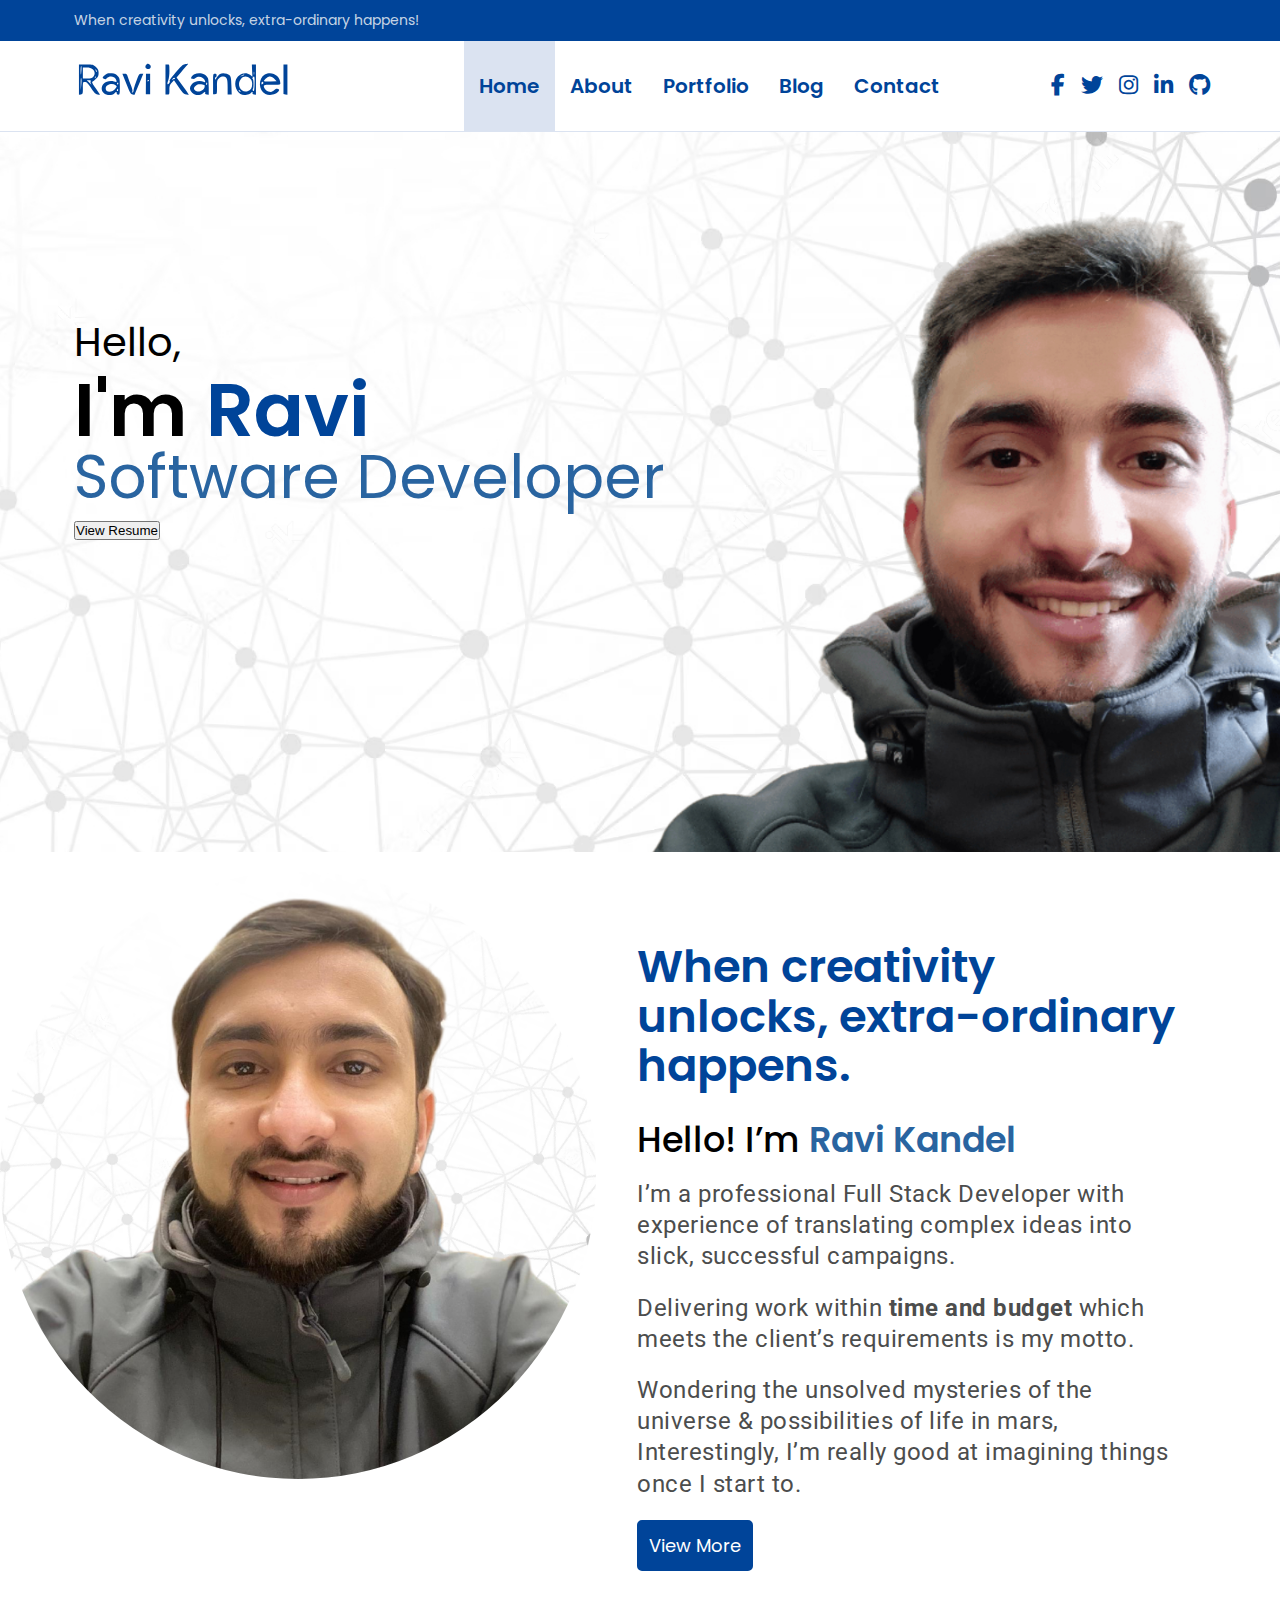
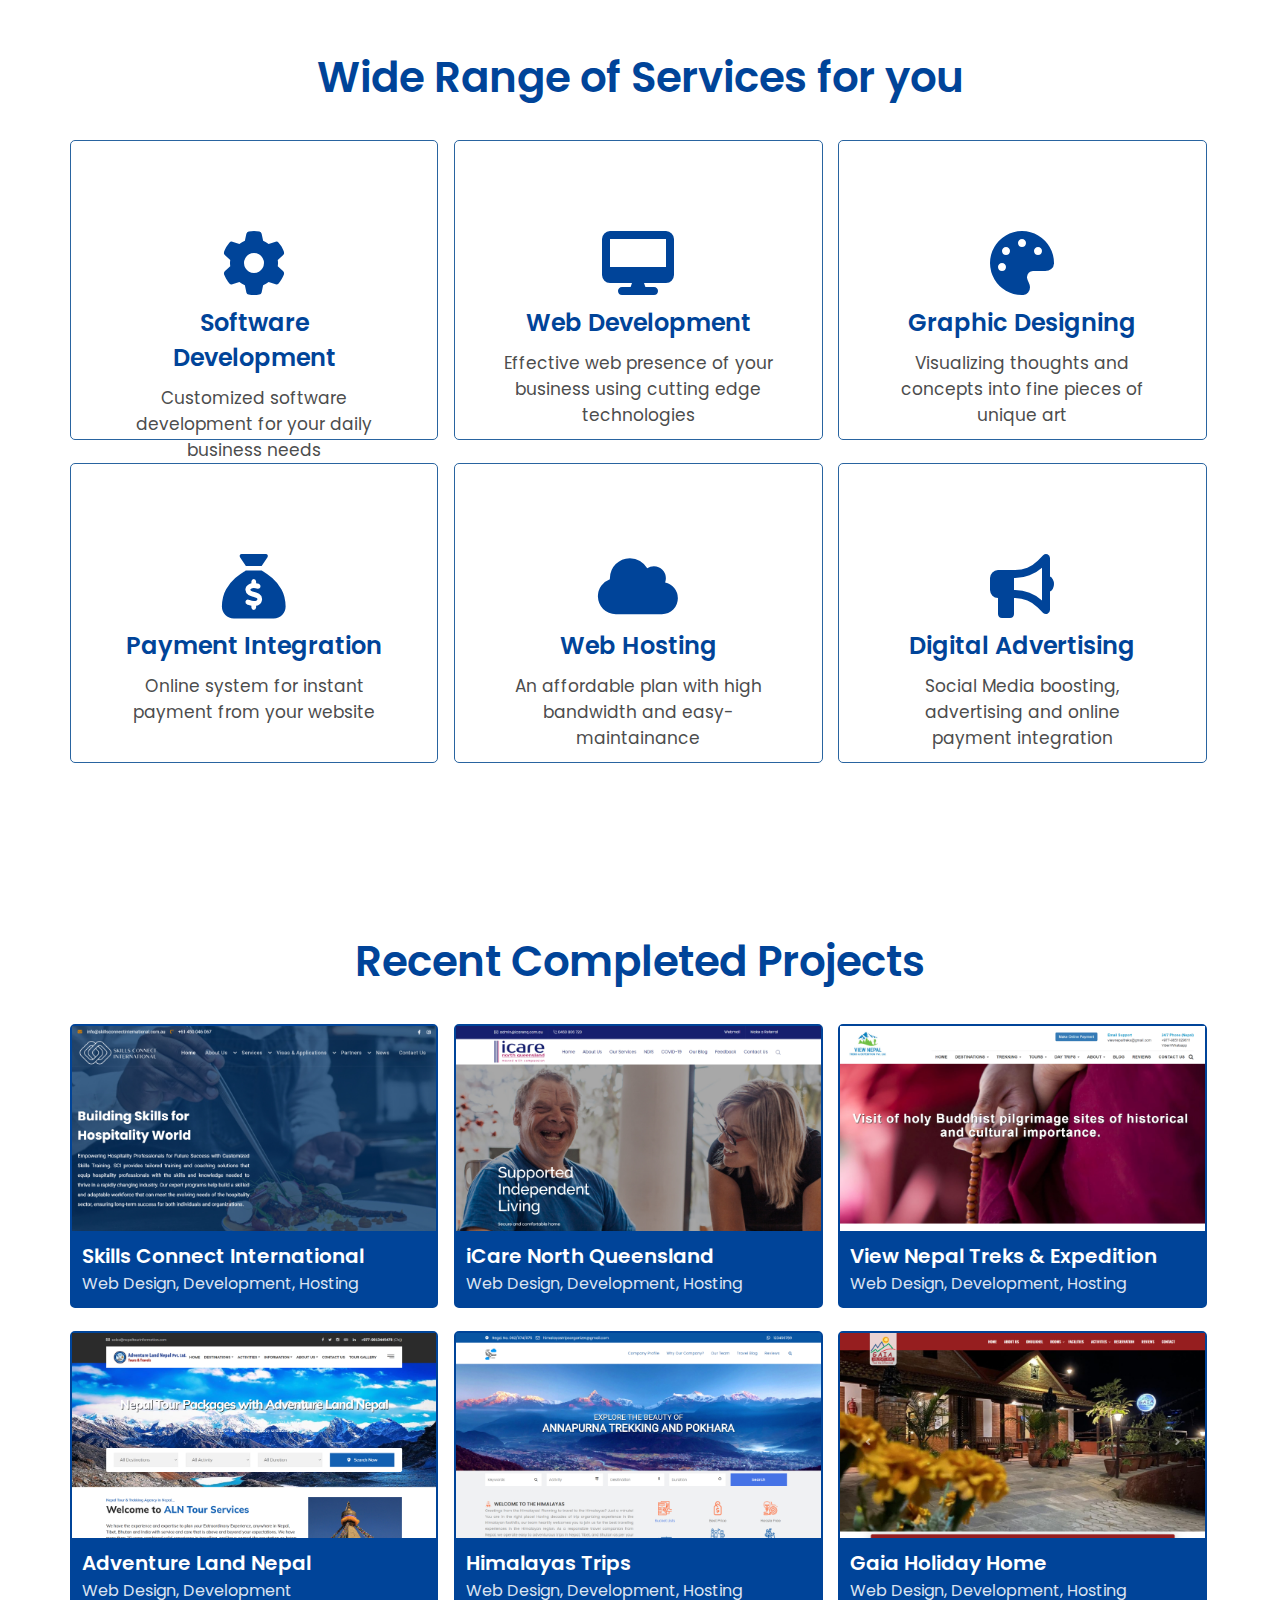
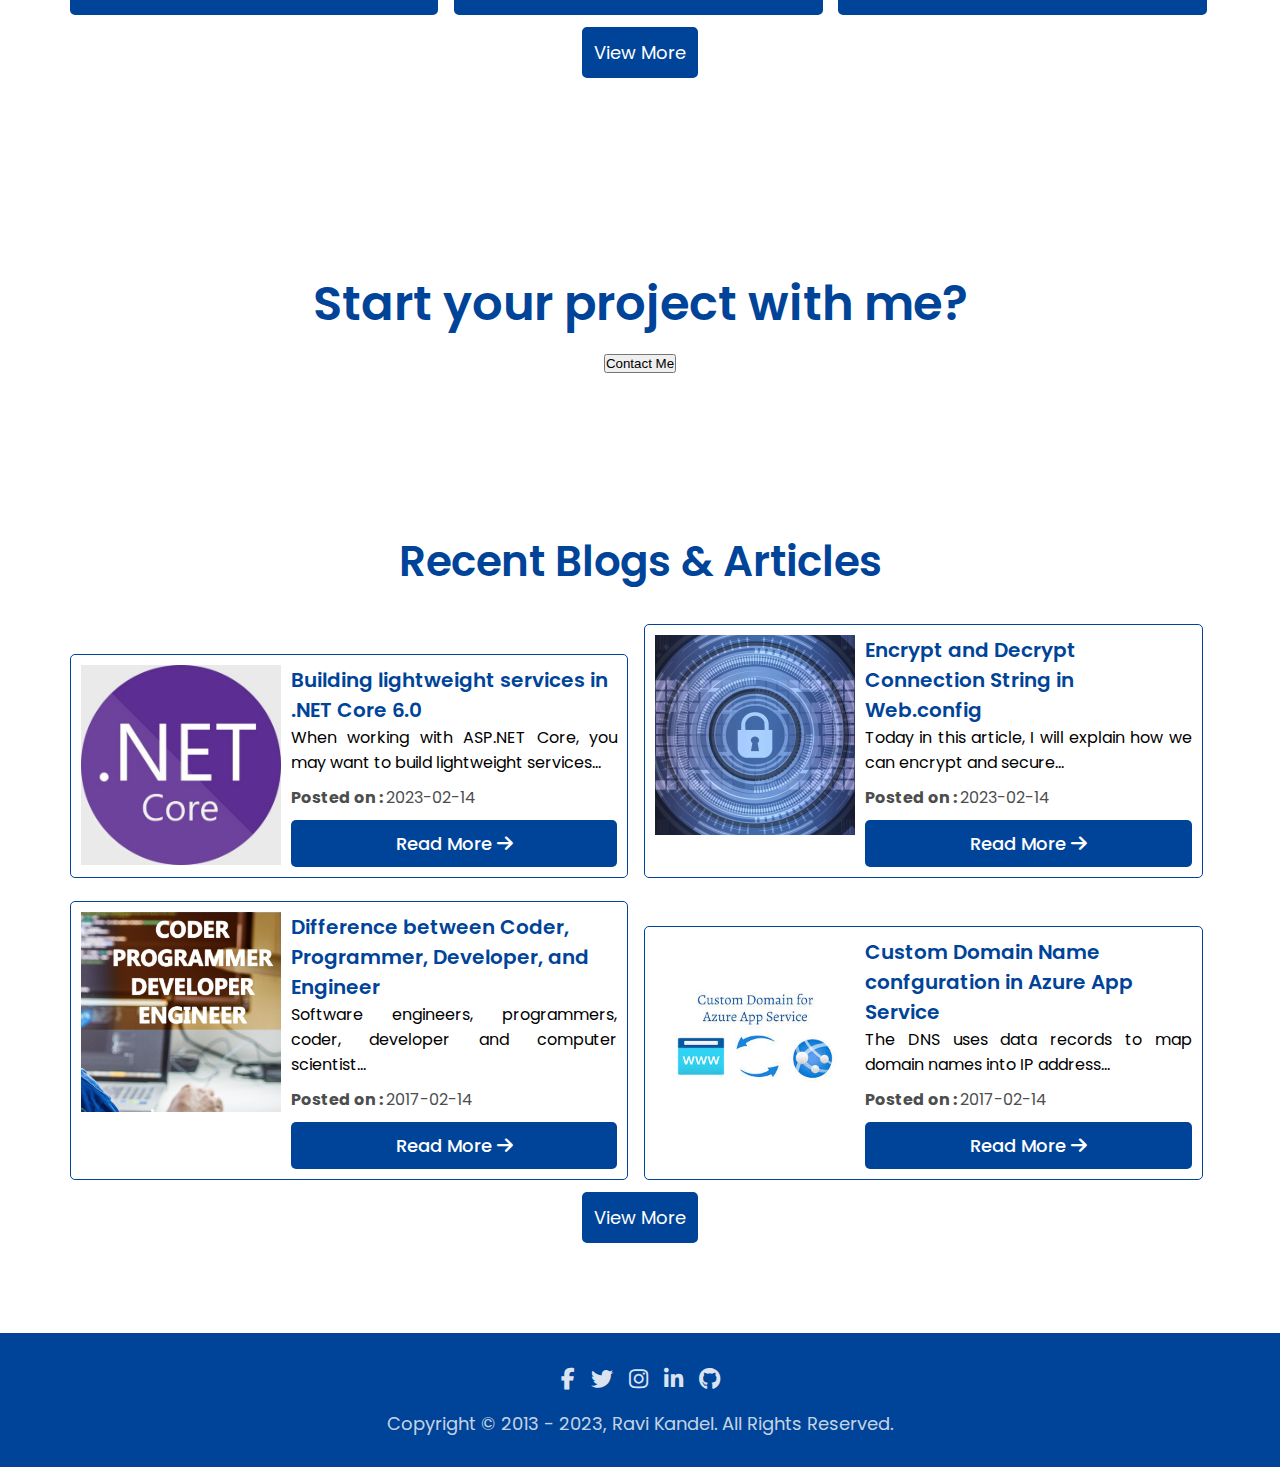
<file: index.html>
<!DOCTYPE html>
<html lang="en">

<head>
    <meta charset="UTF-8">
    <meta name="viewport" content="width=device-width, initial-scale=1.0">
    <title>Home | Ravi Kandel</title>
    <link rel="stylesheet" href="css/style.css" />
    <script type="text/javascript" src="js/app.js" defer></script>

</head>

<body>

    <!--Header Start-->
    <header>
        <div class="header-top">
            <div class="display-frame">
                <p>When creativity unlocks, extra-ordinary happens!</p>
            </div>
        </div>
        <div class="header-bottom">
            <div class="display-frame">
                <div class="logo"><a href="index.html"><img src="images/logo.svg" title="Ravi Kandel" alt="Logo"></a>
                </div>
                <nav>
                    <ul>
                        <li class="active"><a href="index.html">Home</a></li>
                        <li><a href="about.html">About</a></li>
                        <li><a href="portfolio.html">Portfolio</a></li>
                        <li><a href="blog.html">Blog</a></li>
                        <li><a href="contact.html">Contact</a></li>
                    </ul>
                </nav>
                <div class="media-icons">
                    <a title="Facebook" class="icon-facebook" href="https://www.facebook.com/ravi.kandel2"><i
                            class="fab fa-facebook-f"></i></a>
                    <a title="Twitter" class="icon-twitter" href="http://www.twitter.com/ravikandel1"><i
                            class="fab fa-twitter"></i></a>
                    <a title="Instagram" class="icon-instagram" href="https://www.instagram.com/ravi.kandel2"><i
                            class="fab fa-instagram"></i></a>
                    <a title="LinkedIn" class="icon-linkedin" href="https://www.instagram.com/ravi.kandel2"><i
                            class="fab fa-linkedin-in"></i></a>
                    <a title="Github" class="icon-github" href="https://github.com/ravikandel1"> <i
                            class="fab fa-github"></i></a>
                </div>
            </div>
        </div>
    </header>
    <!--Header End-->

    <!-- Main Banner Section Start -->
    <section class="main-banner">
        <div class="display-frame">
            <div class="welcome-text">
                <h3>Hello,</h3>
                <h1>I'm <span class="theme-color">Ravi</span></h1>
                <h2>Software Developer</h2>
                <button id="btnViewResume">View Resume</button>
            </div>
        </div>
    </section>
    <!-- Main Banner Section End -->

    <!-- About Section Start -->
    <section class="about-me">
        <div class="left-column">
            <img src="images/ravi.png">
        </div>
        <div class="right-column">
            <h1>When creativity unlocks, <span>extra-ordinary happens.</span></h1>
            <h2>Hello! I’m <span>Ravi Kandel</span></h2>
            <p>I’m a professional Full Stack Developer with experience of translating complex ideas into slick,
                successful campaigns.</p>
            <p>Delivering work within <strong>time and budget</strong> which meets the
                client’s requirements is my motto.</p>
            <p>Wondering the unsolved mysteries of the universe & possibilities of life in mars, Interestingly, I’m
                really good at imagining things once I start to.</p>
            <button id="btnAboutMore">View More</button>
        </div>
    </section>
    <!-- About Section End -->

    <!-- Services Section Start -->
    <section class="services">
        <div class="display-frame">
            <h1>Wide Range of Services for you</h1>
            <div class="column"><i class="fas fa-cog fa-4x"></i>
                <h2>Software Development</h2>
                <p>Customized software development for your daily business needs</p>
            </div>
            <div class="column"><i class="fas fa-desktop fa-4x"></i>
                <h2>Web Development</h2>
                <p>Effective web presence of your business using cutting edge technologies</p>
            </div>
            <div class="column"><i class="fas fa-palette fa-4x"></i>
                <h2>Graphic Designing</h2>
                <p>Visualizing thoughts and concepts into fine pieces of unique art</p>
            </div>
            <div class="column"><i class="fas fa-sack-dollar fa-4x"></i>
                <h2>Payment Integration</h2>
                <p>Online system for instant payment from your website</p>
            </div>
            <div class="column"><i class="fas fa-cloud fa-4x"></i>
                <h2>Web Hosting</h2>
                <p>An affordable plan with high bandwidth and easy-maintainance</p>
            </div>
            <div class="column"><i class="fas fa-bullhorn fa-4x"></i>
                <h2>Digital Advertising</h2>
                <p>Social Media boosting, advertising and online payment integration</p>
            </div>
        </div>
    </section>
    <!-- Services Section End -->

    <!-- Portfolio Section Start  -->
    <section class="portfolio">
        <div class="display-frame">
            <h1>Recent Completed Projects</h1>
            <figure>
                <a target="_blank" href="images/sci-full.jpg">
                    <img src="images/sci-small.jpg" alt="Skills Connect International"
                        title="Click to View Full Image" />
                </a>
                <figcaption>
                    <a target="_blank" href="https://skillsconnectinternational.com.au/">Skills Connect International
                    </a>
                    <p>Web Design, Development, Hosting</p>
                </figcaption>
            </figure>

            <figure>
                <a target="_blank" href="images/icare-full.jpg">
                    <img src="images/icare-small.jpg" alt="iCare North Queensland" title="Click to View Full Image" />
                </a>
                <figcaption>
                    <a target="_blank" href="https://icarenq.com.au/">iCare North Queensland</a>
                    <p>Web Design, Development, Hosting</p>
                </figcaption>
            </figure>

            <figure>
                <a target="_blank" href="images/viewnepal-full.jpg">
                    <img src="images/viewnepal-small.jpg" alt="View Nepal Treks & Expedition"
                        title="Click to View Full Image" />
                </a>
                <figcaption>
                    <a target="_blank" href="https://viewnepaltreks.com/">View Nepal Treks & Expedition</a>
                    <p>Web Design, Development, Hosting</p>
                </figcaption>
            </figure>

            <figure>
                <a target="_blank" href="images/adventurelandNepal-full.jpg">
                    <img src="images/adventurelandNepal-small.jpg" alt="Adventure Land Nepal"
                        title="Click to View Full Image" />
                </a>
                <figcaption>
                    <a target="_blank" href="https://www.nepaltourinformation.com/">Adventure Land Nepal</a>
                    <p>Web Design, Development</p>
                </figcaption>
            </figure>
            <figure>
                <a target="_blank" href="images/himalayastrips-full.jpg">
                    <img src="images/himalayastrips-small.jpg" alt="Himalayas Trips" title="Click to View Full Image" />
                </a>
                <figcaption>
                    <a target="_blank" href="https://www.himalayastrips.com/">Himalayas Trips</a>
                    <p>Web Design, Development, Hosting</p>
                </figcaption>
            </figure>
            <figure>
                <a target="_blank" href="images/gaia-full.jpg">
                    <img src="images/gaia-small.jpg" alt="Gaia Holiday Home" title="Click to View Full Image" />
                </a>
                <figcaption>
                    <a target="_blank" href="https://www.gaiaholidayhome.com/">Gaia Holiday Home</a>
                    <p>Web Design, Development, Hosting</p>
                </figcaption>
            </figure>
            <button id="btnViewMorePortfolio">View More</button>
        </div>
    </section>
    <!-- Portfolio Section End -->

    <!-- Project Inquiry Section Start -->
    <section class="inquiry">
        <div class="display-frame">
            <h1>Start your project with me?</h1>
            <button id="btnContactMe">Contact Me</button>
        </div>
    </section>
    <!-- Project Inquiry Section End -->

    <!-- Blog Section Start  -->
    <section class="blog">
        <div class="display-frame">
            <h1>Recent Blogs & Articles</h1>

            <figure>
                <a target="_blank"
                    href="https://www.ravikandel.com.np/building-lightweight-services-in-asp-net-core-6/">
                    <img src="images/blog1.jpg" alt="Building lightweight services
                    in .NET Core 6.0" title="Click to Read Full Blog" />
                </a>

                <figcaption>
                    <a target="_blank"
                        href="https://www.ravikandel.com.np/building-lightweight-services-in-asp-net-core-6/">Building
                        lightweight services
                        in .NET Core 6.0
                    </a>
                    <p>When working with ASP.NET Core, you may want to build lightweight services...
                    </p>
                    <span>
                        <strong>Posted on : </strong><time datetime="2023-02-14">2023-02-14</time>
                    </span>
                    <a class="readmore" target="_blank"
                        href="https://www.ravikandel.com.np/building-lightweight-services-in-asp-net-core-6/">Read
                        More <i class="fa fa-arrow-right"></i></a>
                </figcaption>
            </figure>

            <figure>
                <a target="_blank"
                    href="https://www.ravikandel.com.np/encrypt-and-decrypt-connection-string-in-web-config/">
                    <img src="images/blog2.jpg" alt="Encrypt and Decrypt Connection String in Web.config" />
                </a>

                <figcaption>
                    <a target="_blank"
                        href="https://www.ravikandel.com.np/encrypt-and-decrypt-connection-string-in-web-config/">Encrypt and Decrypt Connection String in Web.config
                    </a>
                    <p>Today in this article, I will explain how we can encrypt and secure...
                    </p>
                    <span>
                        <strong>Posted on : </strong><time datetime="2023-02-14">2023-02-14</time>
                    </span>
                    <a class="readmore" target="_blank"
                        href="https://www.ravikandel.com.np/encrypt-and-decrypt-connection-string-in-web-config/">Read
                        More <i class="fa fa-arrow-right"></i></a>
                </figcaption>
            </figure>
            <figure>
                <a target="_blank"
                    href="https://www.ravikandel.com.np/difference-between-a-coder-programmer-developer-and-engineer/">
                    <img src="images/blog3.jpg" alt="Difference Between a Coder, Programmer, Developer, and Engineer?" title="Click to Read Full Blog" />
                </a>

                <figcaption>
                    <a target="_blank"
                        href="https://www.ravikandel.com.np/difference-between-a-coder-programmer-developer-and-engineer/">Difference between Coder, Programmer, Developer, and Engineer
                    </a>
                    <p>Software engineers, programmers, coder, developer and computer scientist...
                    </p>
                    <span>
                        <strong>Posted on : </strong><time datetime="2017-02-14">2017-02-14</time>
                    </span>
                    <a class="readmore" target="_blank"
                        href="https://www.ravikandel.com.np/difference-between-a-coder-programmer-developer-and-engineer/">Read
                        More <i class="fa fa-arrow-right"></i></a>
                </figcaption>
            </figure>
            <figure>
                <a target="_blank"
                    href="https://www.ravikandel.com.np/configuring-a-custom-domain-name-in-azure-app-service/">
                    <img src="images/blog4.jpg" alt="custom domain name in Azure" title="Click to Read Full Blog" />
                </a>

                <figcaption>
                    <a target="_blank"
                        href="https://www.ravikandel.com.np/configuring-a-custom-domain-name-in-azure-app-service/">Custom Domain Name confguration in Azure App Service
                    </a>
                    <p>The DNS uses data records to map domain names into IP address...
                    </p>
                    <span>
                        <strong>Posted on : </strong><time datetime="2017-02-14">2017-02-14</time>
                    </span>
                    <a class="readmore" target="_blank"
                        href="https://www.ravikandel.com.np/configuring-a-custom-domain-name-in-azure-app-service/">Read
                        More <i class="fa fa-arrow-right"></i></a>
                </figcaption>
            </figure>

            <button id="btnViewMoreBlog">View More</button>
        </div>
    </section>
    <!-- Blog Section End -->

    <!-- Footer Section Start -->
    <footer>
        <div class="hero-text">
            <div class="media-icons">
                <a title="Facebook" class="icon-facebook" href="https://www.facebook.com/ravi.kandel2"><i
                        class="fab fa-facebook-f"></i></a>
                <a title="Twitter" class="icon-twitter" href="http://www.twitter.com/ravikandel1"><i
                        class="fab fa-twitter"></i></a>
                <a title="Instagram" class="icon-instagram" href="https://www.instagram.com/ravi.kandel2"><i
                        class="fab fa-instagram"></i></a>
                <a title="LinkedIn" class="icon-linkedin" href="https://www.instagram.com/ravi.kandel2"><i
                        class="fab fa-linkedin-in"></i></a>
                <a title="Github" class="icon-github" href="https://github.com/ravikandel1"> <i
                        class="fab fa-github"></i></a>
            </div>
            <p>Copyright © 2013 - 2023, Ravi Kandel. All Rights Reserved.</p>
        </div>
    </footer>

</body>

</html>
</file>
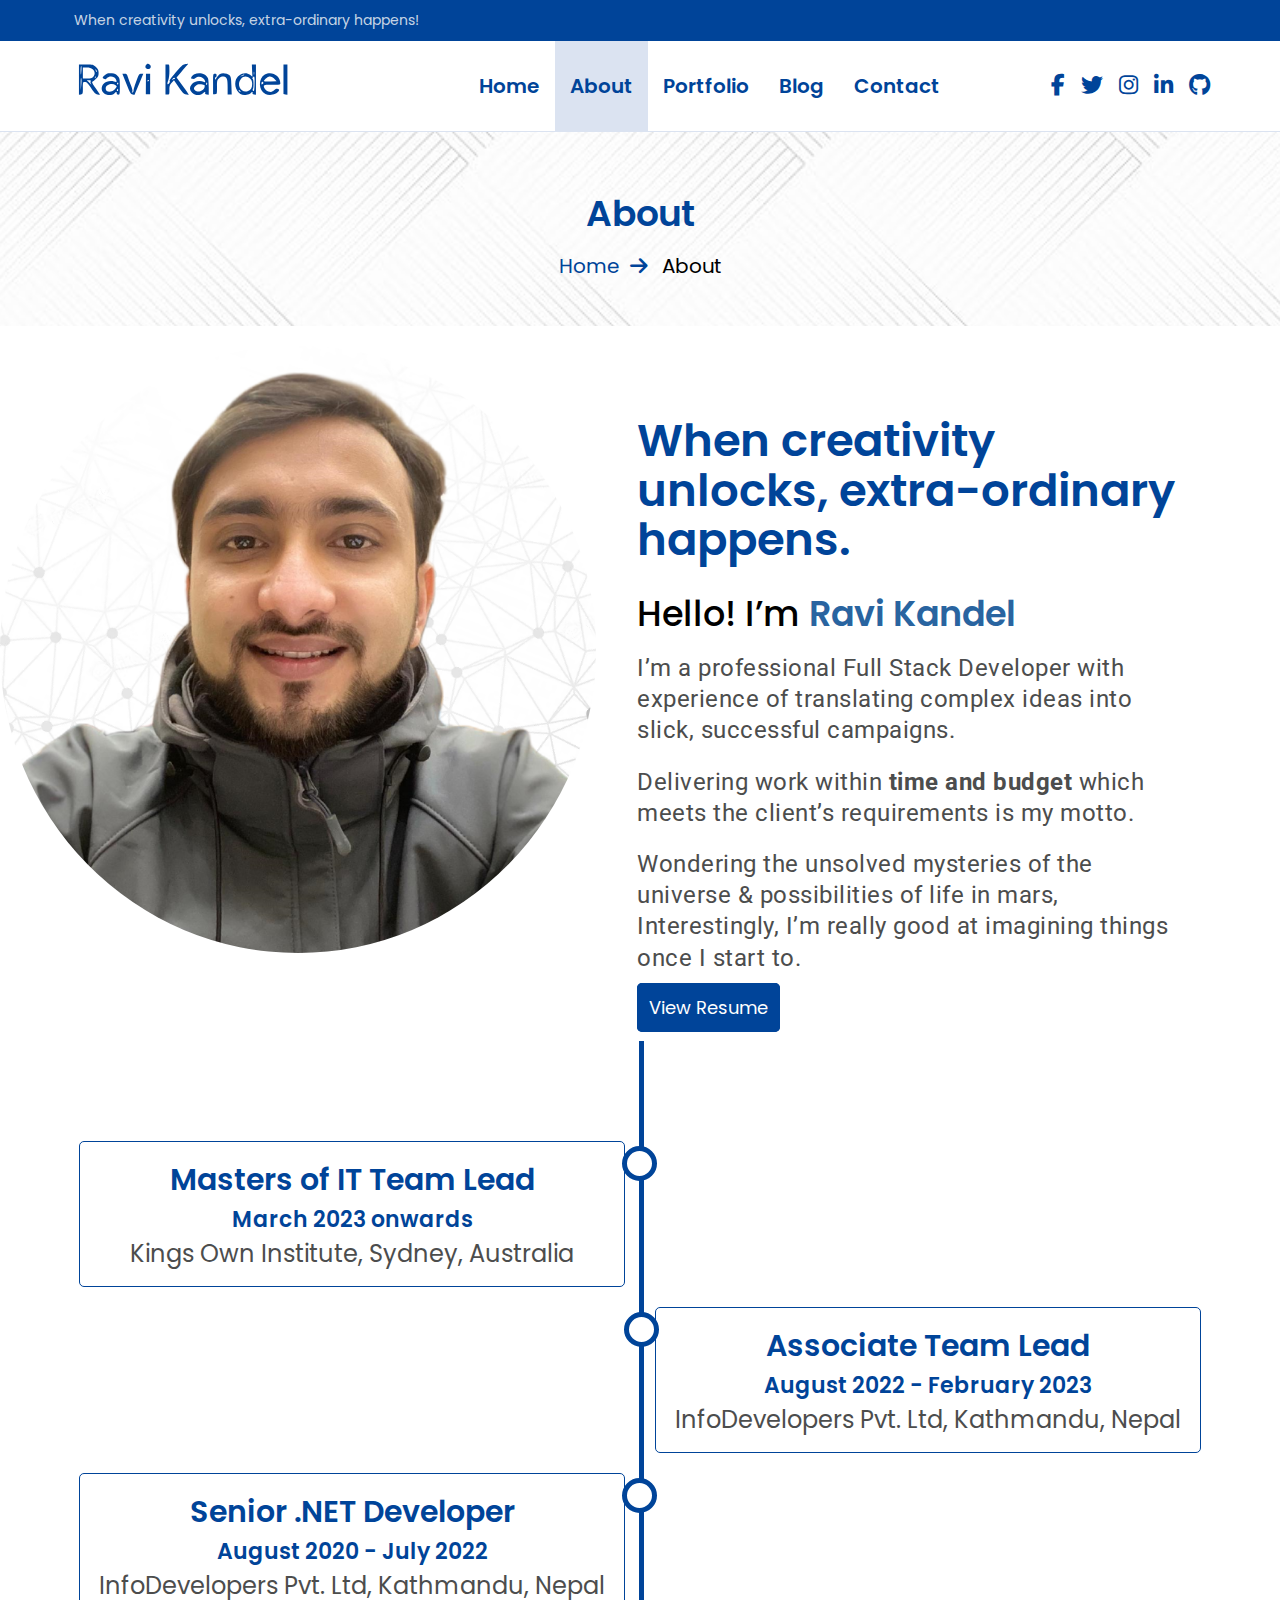
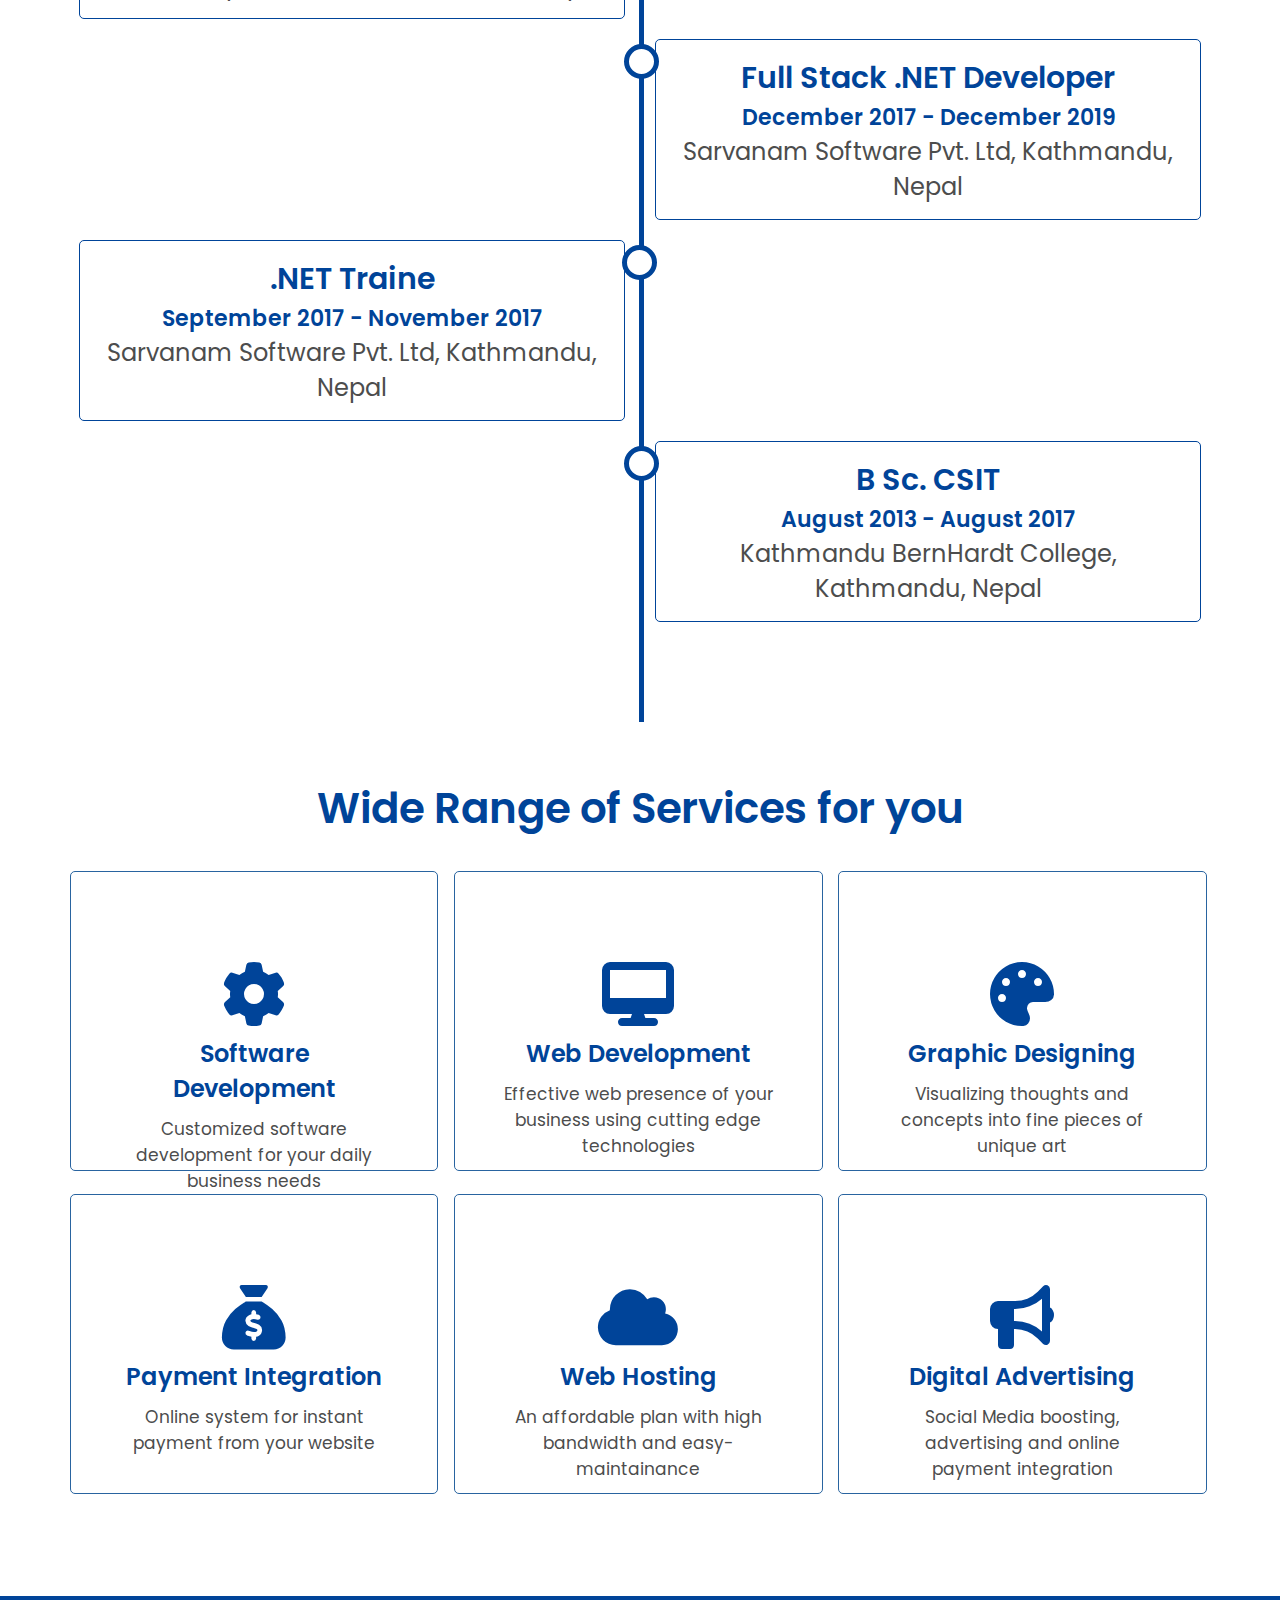
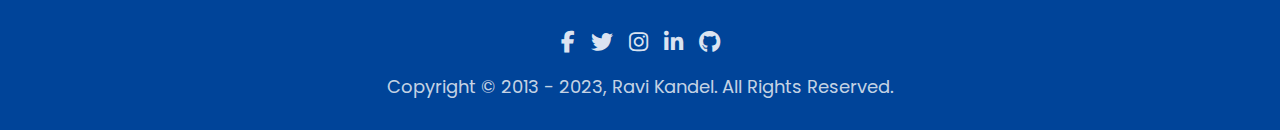
<file: about.html>
<!DOCTYPE html>
<html lang="en">

<head>
    <meta charset="UTF-8">
    <meta name="viewport" content="width=device-width, initial-scale=1.0">
    <title>About | Ravi Kandel</title>
    <link rel="stylesheet" href="css/style.css">
</head>

<body>

    <!--Header Start-->
    <header>
        <div class="header-top">
            <div class="display-frame">
                <p>When creativity unlocks, extra-ordinary happens!</p>
            </div>
        </div>
        <div class="header-bottom">
            <div class="display-frame">
                <div class="logo"><a href="index.html"><img src="images/logo.svg" title="Ravi Kandel" alt="Logo"></a>
                </div>
                <nav>
                    <ul>
                        <li><a href="index.html">Home</a></li>
                        <li class="active"><a href="about.html">About</a></li>
                        <li><a href="portfolio.html">Portfolio</a></li>
                        <li><a href="blog.html">Blog</a></li>
                        <li><a href="contact.html">Contact</a></li>
                    </ul>
                </nav>
                <div class="media-icons">
                    <a title="Facebook" class="icon-facebook" href="https://www.facebook.com/ravi.kandel2"><i
                            class="fab fa-facebook-f"></i></a>
                    <a title="Twitter" class="icon-twitter" href="http://www.twitter.com/ravikandel1"><i
                            class="fab fa-twitter"></i></a>
                    <a title="Instagram" class="icon-instagram" href="https://www.instagram.com/ravi.kandel2"><i
                            class="fab fa-instagram"></i></a>
                    <a title="LinkedIn" class="icon-linkedin" href="https://www.instagram.com/ravi.kandel2"><i
                            class="fab fa-linkedin-in"></i></a>
                    <a title="Github" class="icon-github" href="https://github.com/ravikandel"> <i
                            class="fab fa-github"></i></a>
                </div>
            </div>
        </div>
    </header>
    <!--Header End-->

    <!-- Breadcrum Section Start -->
    <section class="breadcrum">
        <div class="display-frame">
            <h1>About</h1>
            <ul>
                <li><a href="index.html">Home</a><i class="fa fa-arrow-right"></i></li>
                <li>About</li>
            </ul>
        </div>
    </section>
    <!--Breadcrum Section End -->

    <!-- About Section Start -->
    <section class="about-me">
        <div class="left-column">
            <img src="images/ravi.png" alt="Ravi Kandel">
        </div>
        <div class="right-column">
            <h1>When creativity unlocks, <span>extra-ordinary happens.</span></h1>
            <h2>Hello! I’m <span>Ravi Kandel</span></h2>
            <p>I’m a professional Full Stack Developer with experience of translating complex ideas into slick,
                successful campaigns.</p>
            <p>Delivering work within <strong>time and budget</strong> which meets the
                client’s requirements is my motto.</p>
            <p>Wondering the unsolved mysteries of the universe & possibilities of life in mars, Interestingly, I’m
                really good at imagining things once I start to.</p>
              <a href="files/Resume.pdf" target="_blank">View Resume</a>
        </div>
    </section>
    <!-- About Section End -->

<!--Professional Summary Section Start-->
<section class="professional-summary">
  <div class="display-frame">
      <div class="wrapper left">
        <div class="content">
          <h1>Masters of IT Team Lead</h1>
          <h2>March 2023 onwards</h2>
          <p>Kings Own Institute, Sydney, Australia</p>
        </div>
      </div>
      <div class="wrapper right">
        <div class="content">
           <h1>Associate Team Lead</h1>
          <h2>August 2022 - February 2023</h2>
          <p>InfoDevelopers Pvt. Ltd, Kathmandu, Nepal</p>
        </div>
      </div>
      <div class="wrapper left">
        <div class="content">
           <h1>Senior .NET Developer</h1>
          <h2>August 2020 - July 2022</h2>
          <p>InfoDevelopers Pvt. Ltd, Kathmandu, Nepal</p>
        </div>
      </div>
      <div class="wrapper right">
        <div class="content">
          <h1>Full Stack .NET Developer</h1>
          <h2>December 2017 - December 2019</h2>
          <p>Sarvanam Software Pvt. Ltd, Kathmandu, Nepal</p>
        </div>
      </div>
      <div class="wrapper left">
        <div class="content">
          <h1>.NET Traine</h1>
          <h2>September 2017 - November 2017</h2>
          <p>Sarvanam Software Pvt. Ltd, Kathmandu, Nepal</p>
        </div>
      </div>
      <div class="wrapper right">
        <div class="content">
           <h1>B Sc. CSIT</h1>
          <h2>August 2013 - August 2017</h2>
          <p>Kathmandu BernHardt College, Kathmandu, Nepal</p>
        </div>
      </div>
  </div>
</section>
<!-- Professional Summary Section End -->

    <!-- Skills Section Start -->
    <!-- Skills Section End -->

    <!-- Services Section Start -->
    <section class="services">
        <div class="display-frame">
            <h1>Wide Range of Services for you</h1>
            <div class="column"><i class="fas fa-cog fa-4x"></i>
                <h2>Software Development</h2>
                <p>Customized software development for your daily business needs</p>
            </div>
            <div class="column"><i class="fas fa-desktop fa-4x"></i>
                <h2>Web Development</h2>
                <p>Effective web presence of your business using cutting edge technologies</p>
            </div>
            <div class="column"><i class="fas fa-palette fa-4x"></i>
                <h2>Graphic Designing</h2>
                <p>Visualizing thoughts and concepts into fine pieces of unique art</p>
            </div>
            <div class="column"><i class="fas fa-sack-dollar fa-4x"></i>
                <h2>Payment Integration</h2>
                <p>Online system for instant payment from your website</p>
            </div>
            <div class="column"><i class="fas fa-cloud fa-4x"></i>
                <h2>Web Hosting</h2>
                <p>An affordable plan with high bandwidth and easy-maintainance</p>
            </div>
            <div class="column"><i class="fas fa-bullhorn fa-4x"></i>
                <h2>Digital Advertising</h2>
                <p>Social Media boosting, advertising and online payment integration</p>
            </div>
        </div>
    </section>
    <!-- Services Section End -->

    <!-- Footer Section Start -->
    <footer>
        <div class="hero-text">
            <div class="media-icons">
                <a title="Facebook" class="icon-facebook" href="https://www.facebook.com/ravi.kandel2"><i
                        class="fab fa-facebook-f"></i></a>
                <a title="Twitter" class="icon-twitter" href="http://www.twitter.com/ravikandel1"><i
                        class="fab fa-twitter"></i></a>
                <a title="Instagram" class="icon-instagram" href="https://www.instagram.com/ravi.kandel2"><i
                        class="fab fa-instagram"></i></a>
                <a title="LinkedIn" class="icon-linkedin" href="https://www.instagram.com/ravi.kandel2"><i
                        class="fab fa-linkedin-in"></i></a>
                <a title="Github" class="icon-github" href="https://github.com/ravikandel"> <i
                        class="fab fa-github"></i></a>
            </div>
            <p>Copyright © 2013 - 2023, Ravi Kandel. All Rights Reserved.</p>
        </div>
    </footer>

</body>

</html>
</file>
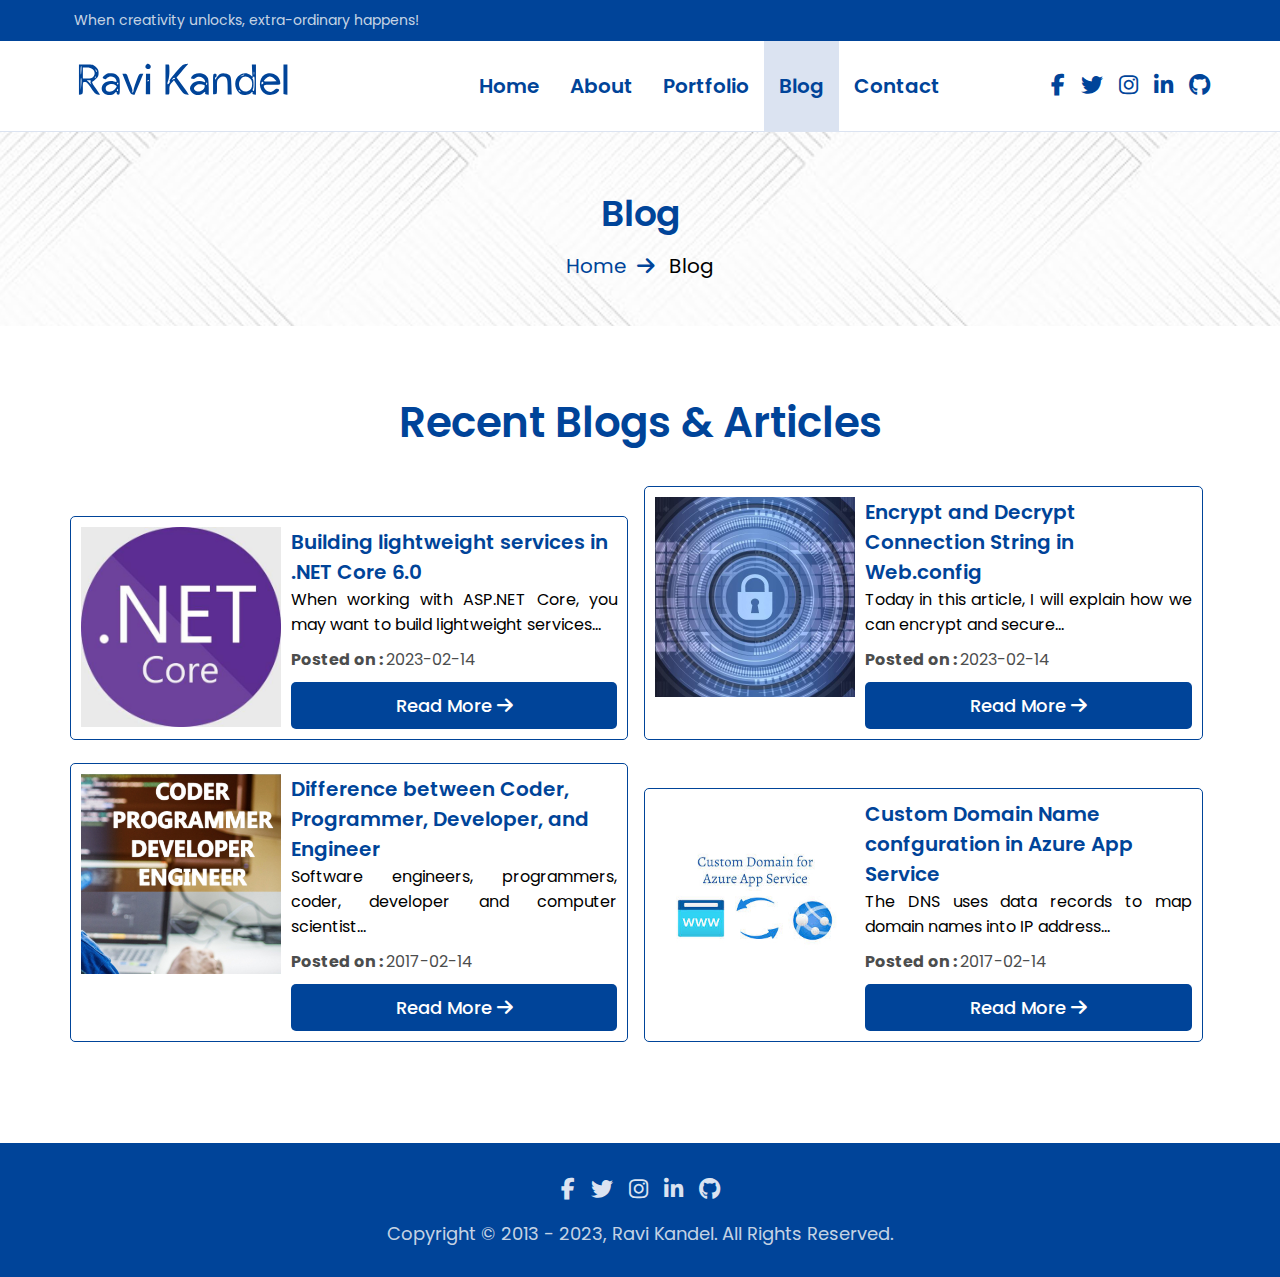
<file: blog.html>
<!DOCTYPE html>
<html lang="en">

<head>
    <meta charset="UTF-8">
    <meta name="viewport" content="width=device-width, initial-scale=1.0">
    <title>Blog | Ravi Kandel</title>
    <link rel="stylesheet" href="css/style.css">
    <script src="js/contact.js" defer></script>
</head>

<body>

    <!--Header Start-->
    <header>
        <div class="header-top">
            <div class="display-frame">
                <p>When creativity unlocks, extra-ordinary happens!</p>
            </div>
        </div>
        <div class="header-bottom">
            <div class="display-frame">
                <div class="logo"><a href="index.html"><img src="images/logo.svg" title="Ravi Kandel" alt="Logo"></a>
                </div>
                <nav>
                    <ul>
                        <li><a href="index.html">Home</a></li>
                        <li><a href="about.html">About</a></li>
                        <li><a href="portfolio.html">Portfolio</a></li>
                        <li class="active"><a href="blog.html">Blog</a></li>
                        <li><a href="contact.html">Contact</a></li>
                    </ul>
                </nav>
                <div class="media-icons">
                    <a title="Facebook" class="icon-facebook" href="https://www.facebook.com/ravi.kandel2"><i
                            class="fab fa-facebook-f"></i></a>
                    <a title="Twitter" class="icon-twitter" href="http://www.twitter.com/ravikandel1"><i
                            class="fab fa-twitter"></i></a>
                    <a title="Instagram" class="icon-instagram" href="https://www.instagram.com/ravi.kandel2"><i
                            class="fab fa-instagram"></i></a>
                    <a title="LinkedIn" class="icon-linkedin" href="https://www.instagram.com/ravi.kandel2"><i
                            class="fab fa-linkedin-in"></i></a>
                    <a title="Github" class="icon-github" href="https://github.com/ravikandel1"> <i
                            class="fab fa-github"></i></a>
                </div>
            </div>
        </div>
    </header>
    <!--Header End-->

    <!-- Breadcrum Section Start -->
    <section class="breadcrum">
        <div class="display-frame">
            <h1>Blog</h1>
            <ul>
                <li><a href="index.html">Home</a><i class="fa fa-arrow-right"></i></li>
                <li>Blog</li>
            </ul>
        </div>
    </section>
    <!--Breadcrum Section End -->

   <!-- Blog Section Start  -->
    <section class="blog">
        <div class="display-frame">
            <h1>Recent Blogs & Articles</h1>

            <figure>
                <a target="_blank"
                    href="https://www.ravikandel.com.np/building-lightweight-services-in-asp-net-core-6/">
                    <img src="images/blog1.jpg" alt="Building lightweight services
                    in .NET Core 6.0" title="Click to Read Full Blog">
                </a>

                <figcaption>
                    <a target="_blank"
                        href="https://www.ravikandel.com.np/building-lightweight-services-in-asp-net-core-6/">Building
                        lightweight services
                        in .NET Core 6.0
                    </a>
                    <p>When working with ASP.NET Core, you may want to build lightweight services...
                    </p>
                    <span>
                        <strong>Posted on : </strong><time datetime="2023-02-14">2023-02-14</time>
                    </span>
                    <a class="readmore" target="_blank"
                        href="https://www.ravikandel.com.np/building-lightweight-services-in-asp-net-core-6/">Read
                        More <i class="fa fa-arrow-right"></i></a>
                </figcaption>
            </figure>

            <figure>
                <a target="_blank"
                    href="https://www.ravikandel.com.np/encrypt-and-decrypt-connection-string-in-web-config/">
                    <img src="images/blog2.jpg" alt="Encrypt and Decrypt Connection String in Web.config">
                </a>

                <figcaption>
                    <a target="_blank"
                        href="https://www.ravikandel.com.np/encrypt-and-decrypt-connection-string-in-web-config/">Encrypt and Decrypt Connection String in Web.config
                    </a>
                    <p>Today in this article, I will explain how we can encrypt and secure...
                    </p>
                    <span>
                        <strong>Posted on : </strong><time datetime="2023-02-14">2023-02-14</time>
                    </span>
                    <a class="readmore" target="_blank"
                        href="https://www.ravikandel.com.np/encrypt-and-decrypt-connection-string-in-web-config/">Read
                        More <i class="fa fa-arrow-right"></i></a>
                </figcaption>
            </figure>
            <figure>
                <a target="_blank"
                    href="https://www.ravikandel.com.np/difference-between-a-coder-programmer-developer-and-engineer/">
                    <img src="images/blog3.jpg" alt="Difference Between a Coder, Programmer, Developer, and Engineer?" title="Click to Read Full Blog">
                </a>

                <figcaption>
                    <a target="_blank"
                        href="https://www.ravikandel.com.np/difference-between-a-coder-programmer-developer-and-engineer/">Difference between Coder, Programmer, Developer, and Engineer
                    </a>
                    <p>Software engineers, programmers, coder, developer and computer scientist...
                    </p>
                    <span>
                        <strong>Posted on : </strong><time datetime="2017-02-14">2017-02-14</time>
                    </span>
                    <a class="readmore" target="_blank"
                        href="https://www.ravikandel.com.np/difference-between-a-coder-programmer-developer-and-engineer/">Read
                        More <i class="fa fa-arrow-right"></i></a>
                </figcaption>
            </figure>
            <figure>
                <a target="_blank"
                    href="https://www.ravikandel.com.np/configuring-a-custom-domain-name-in-azure-app-service/">
                    <img src="images/blog4.jpg" alt="custom domain name in Azure" title="Click to Read Full Blog">
                </a>

                <figcaption>
                    <a target="_blank"
                        href="https://www.ravikandel.com.np/configuring-a-custom-domain-name-in-azure-app-service/">Custom Domain Name confguration in Azure App Service
                    </a>
                    <p>The DNS uses data records to map domain names into IP address...
                    </p>
                    <span>
                        <strong>Posted on : </strong><time datetime="2017-02-14">2017-02-14</time>
                    </span>
                    <a class="readmore" target="_blank"
                        href="https://www.ravikandel.com.np/configuring-a-custom-domain-name-in-azure-app-service/">Read
                        More <i class="fa fa-arrow-right"></i></a>
                </figcaption>
            </figure>
        </div>
    </section>
    <!-- Blog Section End -->

    <!-- Footer Section Start -->
    <footer>
        <div class="hero-text">
            <div class="media-icons">
                <a title="Facebook" class="icon-facebook" href="https://www.facebook.com/ravi.kandel2"><i
                        class="fab fa-facebook-f"></i></a>
                <a title="Twitter" class="icon-twitter" href="http://www.twitter.com/ravikandel1"><i
                        class="fab fa-twitter"></i></a>
                <a title="Instagram" class="icon-instagram" href="https://www.instagram.com/ravi.kandel2"><i
                        class="fab fa-instagram"></i></a>
                <a title="LinkedIn" class="icon-linkedin" href="https://www.instagram.com/ravi.kandel2"><i
                        class="fab fa-linkedin-in"></i></a>
                <a title="Github" class="icon-github" href="https://github.com/ravikandel1"> <i
                        class="fab fa-github"></i></a>
            </div>
            <p>Copyright © 2013 - 2023, Ravi Kandel. All Rights Reserved.</p>
        </div>
    </footer>

</body>

</html>
</file>
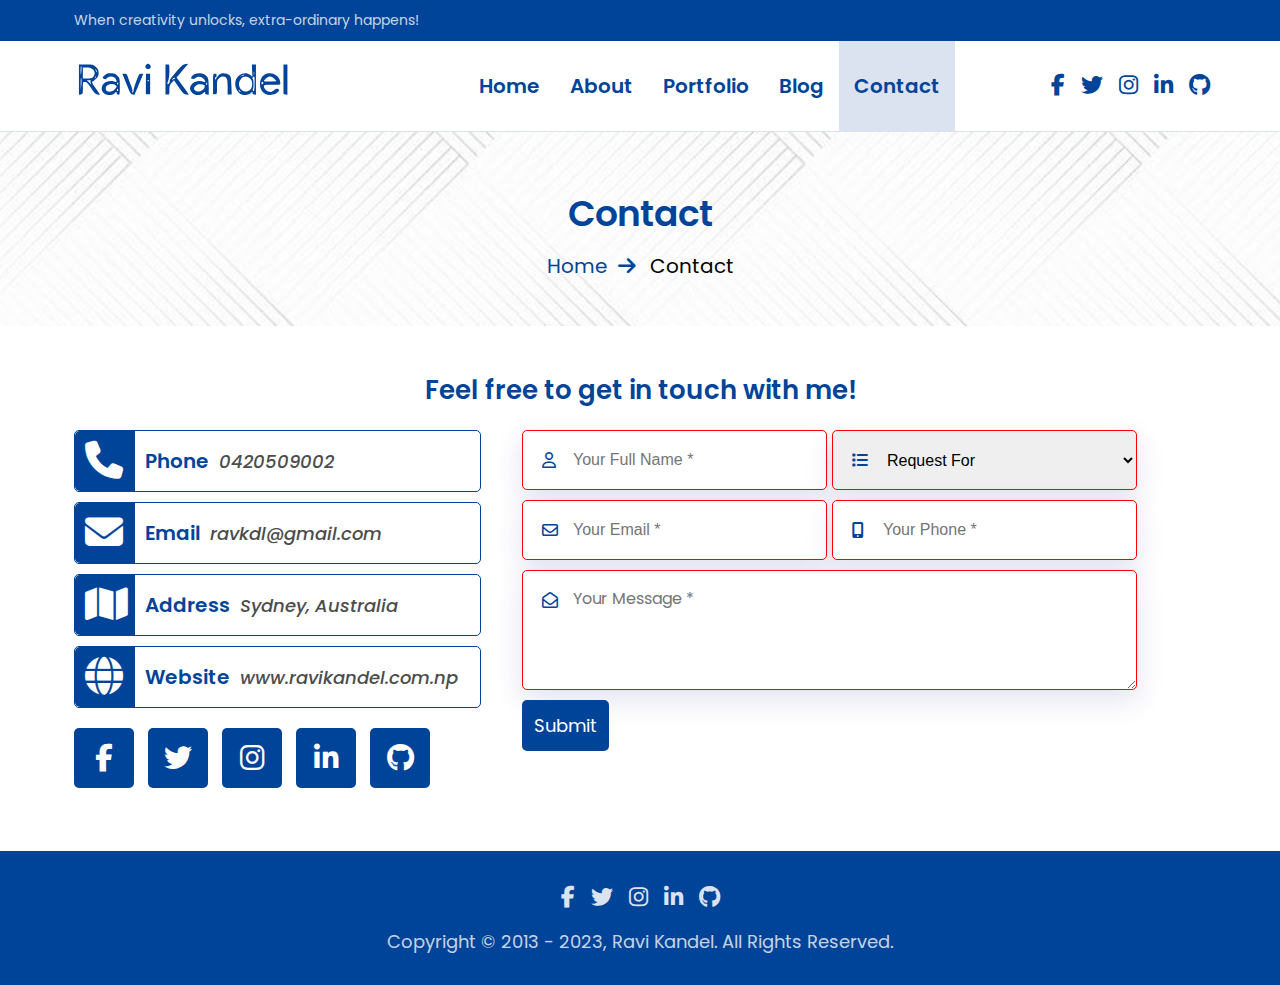
<file: contact.html>
<!DOCTYPE html>
<html lang="en">

<head>
    <meta charset="UTF-8">
    <meta name="viewport" content="width=device-width, initial-scale=1.0">
    <title>Contact | Ravi Kandel</title>
    <link rel="stylesheet" href="css/style.css">
    <script src="js/contact.js" defer></script>
</head>

<body>

    <!--Header Start-->
    <header>
        <div class="header-top">
            <div class="display-frame">
                <p>When creativity unlocks, extra-ordinary happens!</p>
            </div>
        </div>
        <div class="header-bottom">
            <div class="display-frame">
                <div class="logo"><a href="index.html"><img src="images/logo.svg" title="Ravi Kandel" alt="Logo"></a>
                </div>
                <nav>
                    <ul>
                        <li><a href="index.html">Home</a></li>
                        <li><a href="about.html">About</a></li>
                        <li><a href="portfolio.html">Portfolio</a></li>
                        <li><a href="blog.html">Blog</a></li>
                        <li class="active"><a href="contact.html">Contact</a></li>
                    </ul>
                </nav>
                <div class="media-icons">
                    <a title="Facebook" class="icon-facebook" href="https://www.facebook.com/ravi.kandel2"><i
                            class="fab fa-facebook-f"></i></a>
                    <a title="Twitter" class="icon-twitter" href="http://www.twitter.com/ravikandel1"><i
                            class="fab fa-twitter"></i></a>
                    <a title="Instagram" class="icon-instagram" href="https://www.instagram.com/ravi.kandel2"><i
                            class="fab fa-instagram"></i></a>
                    <a title="LinkedIn" class="icon-linkedin" href="https://www.instagram.com/ravi.kandel2"><i
                            class="fab fa-linkedin-in"></i></a>
                    <a title="Github" class="icon-github" href="https://github.com/ravikandel1"> <i
                            class="fab fa-github"></i></a>
                </div>
            </div>
        </div>
    </header>
    <!--Header End-->

    <!-- Breadcrum Section Start -->
    <section class="breadcrum">
        <div class="display-frame">
            <h1>Contact</h1>
            <ul>
                <li><a href="index.html">Home</a><i class="fa fa-arrow-right"></i></li>
                <li>Contact</li>
            </ul>
        </div>
    </section>
    <!--Breadcrum Section End -->

    <!-- Main Banner Section Start -->
    <section class="contact">
        <div class="display-frame">
            <h1>Feel free to get in touch with me!</h1>
            <div class="left-column">
                <div class="information">
                    <i class="fa fa-phone"></i>
                    <h2>Phone</h2>
                    <a href="tel:0420509002">0420509002</a>
                </div>
                <div class="information">
                    <i class="fa fa-envelope"></i>
                    <h2>Email</h2>
                    <a href="mailto:ravkdl@gmail.com">ravkdl@gmail.com</a>
                </div>
                <div class="information">
                    <i class="fa fa-map"></i>
                    <h2>Address</h2>
                    <a href="https://goo.gl/maps/YNYn5zZLjS732krBA">Sydney, Australia</a>
                </div>
                <div class="information">
                    <i class="fa fa-globe"></i>
                    <h2>Website</h2>
                    <a href="https://www.ravikandel.com.np">www.ravikandel.com.np</a>
                </div>
                <div class="media-icons">
                    <a title="Facebook" class="icon-facebook" href="https://www.facebook.com/ravi.kandel2"><i
                            class="fab fa-facebook-f"></i></a>
                    <a title="Twitter" class="icon-twitter" href="http://www.twitter.com/ravikandel1"><i
                            class="fab fa-twitter"></i></a>
                    <a title="Instagram" class="icon-instagram" href="https://www.instagram.com/ravi.kandel2"><i
                            class="fab fa-instagram"></i></a>
                    <a title="LinkedIn" class="icon-linkedin" href="https://www.instagram.com/ravi.kandel2"><i
                            class="fab fa-linkedin-in"></i></a>
                    <a title="Github" class="icon-github" href="https://github.com/ravikandel1"> <i
                            class="fab fa-github"></i></a>
                </div>
            </div>
            <div class="right-column">
                <form method="post" onsubmit="validateForm()" action="send.php">
                    <div class="group">
                        <div class="item">
                            <input type="text" id="fullName" class="control" placeholder="Your Full Name *"
                                name="fullName" required>
                            <i class="far fa-user"></i>
                        </div>
                        <div class="item">
                            <select id="subject" class="control" required>
                                <option disabled selected value>Request For</option>
                                <option value="1">Web Development</option>
                                <option value="2">Software Development</option>
                                <option value="3">Digital Advertising</option>
                                <option value="4">Graphic Designing</option>
                                <option value="5">Web Hosting</option>
                                <option value="6">Others</option>
                            </select>
                            <i class="fas fa-list"></i>
                        </div>
                    </div>
                    <div class="group">
                        <div class="item">
                            <input type="email" id="email" class="control" placeholder="Your Email *" name="email"
                                required>
                            <i class="far fa-envelope"></i>
                        </div>
                        <div class="item">
                            <input type="text" id="phone" pattern="[0-9]{9}" class="control" placeholder="Your Phone *"
                                name="phone" required>
                            <i class="fas fa-mobile-alt"></i>
                        </div>
                    </div>

                    <div class="group">
                        <div class="item">
                            <textarea id="message" class="control-textarea" placeholder="Your Message *" name="message"
                                required></textarea>
                            <i class="far fa-envelope-open"></i>
                        </div>
                    </div>

                    <div class="group">
                        <div class="item">
                            <button type="submit" id="btnSubmit">Submit</button>
                        </div>
                    </div>


                </form>

            </div>

        </div>
    </section>
    <!-- Main Banner Section End -->



    <!-- Footer Section Start -->
    <footer>
        <div class="hero-text">
            <div class="media-icons">
                <a title="Facebook" class="icon-facebook" href="https://www.facebook.com/ravi.kandel2"><i
                        class="fab fa-facebook-f"></i></a>
                <a title="Twitter" class="icon-twitter" href="http://www.twitter.com/ravikandel1"><i
                        class="fab fa-twitter"></i></a>
                <a title="Instagram" class="icon-instagram" href="https://www.instagram.com/ravi.kandel2"><i
                        class="fab fa-instagram"></i></a>
                <a title="LinkedIn" class="icon-linkedin" href="https://www.instagram.com/ravi.kandel2"><i
                        class="fab fa-linkedin-in"></i></a>
                <a title="Github" class="icon-github" href="https://github.com/ravikandel1"> <i
                        class="fab fa-github"></i></a>
            </div>
            <p>Copyright © 2013 - 2023, Ravi Kandel. All Rights Reserved.</p>
        </div>
    </footer>

</body>

</html>
</file>
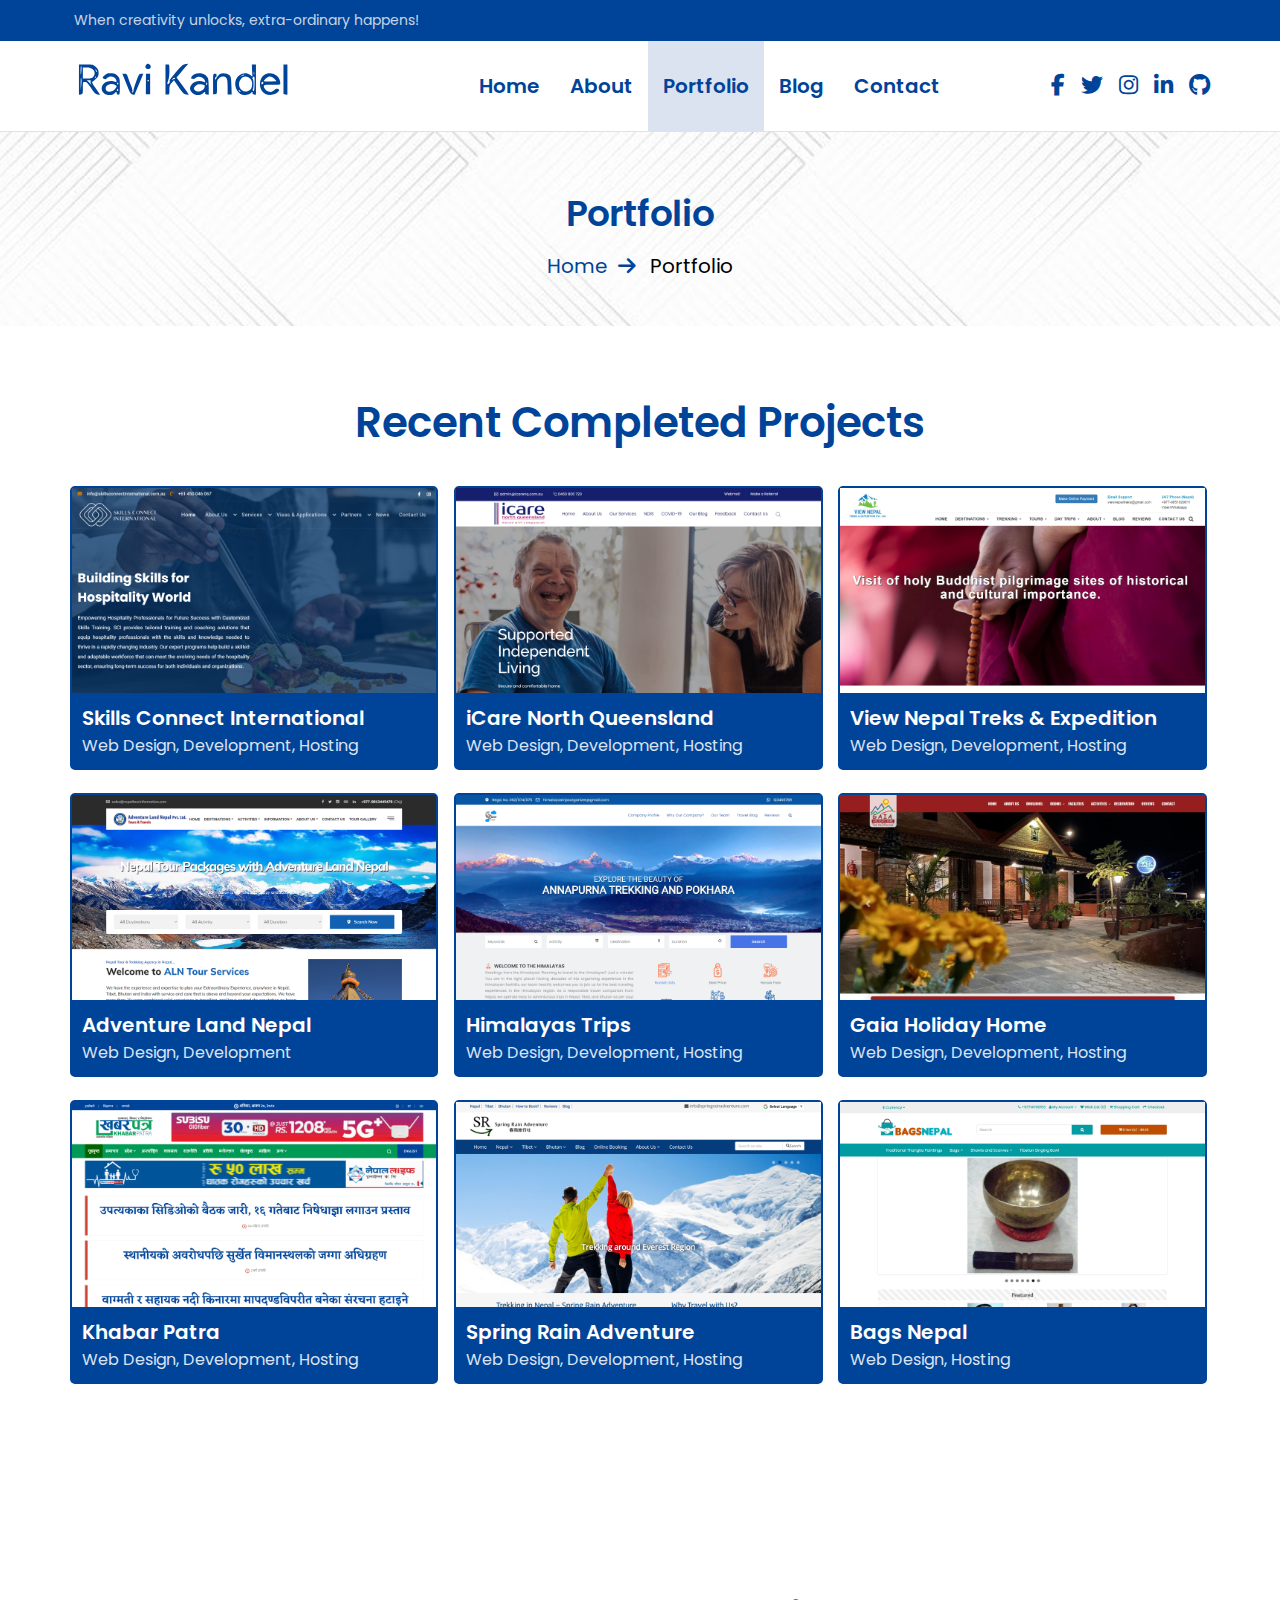
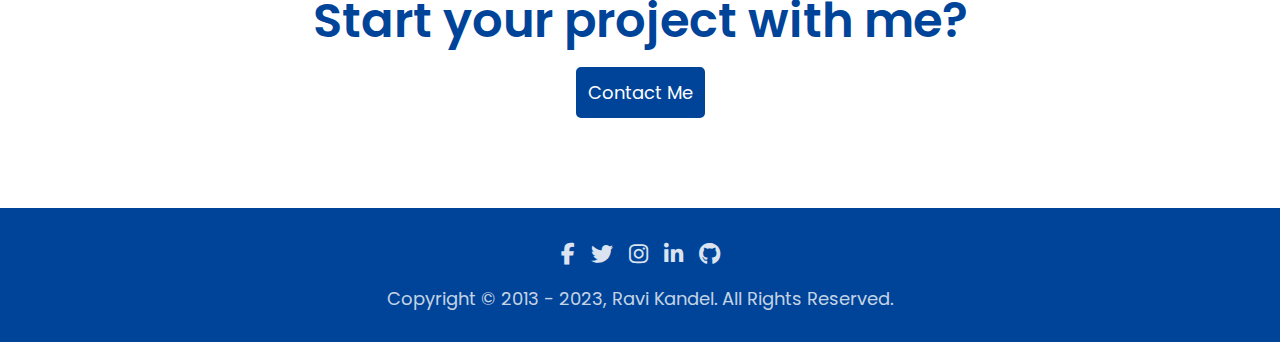
<file: portfolio.html>
<!DOCTYPE html>
<html lang="en">

<head>
    <meta charset="UTF-8">
    <meta name="viewport" content="width=device-width, initial-scale=1.0">
    <title>Portfolio | Ravi Kandel</title>
    <link rel="stylesheet" href="css/style.css">
</head>

<body>

    <!--Header Start-->
    <header>
        <div class="header-top">
            <div class="display-frame">
                <p>When creativity unlocks, extra-ordinary happens!</p>
            </div>
        </div>
        <div class="header-bottom">
            <div class="display-frame">
                <div class="logo"><a href="index.html"><img src="images/logo.svg" title="Ravi Kandel" alt="Logo"></a>
                </div>
                <nav>
                    <ul>
                        <li><a href="index.html">Home</a></li>
                        <li><a href="about.html">About</a></li>
                        <li class="active"><a href="portfolio.html">Portfolio</a></li>
                        <li><a href="blog.html">Blog</a></li>
                        <li><a href="contact.html">Contact</a></li>
                    </ul>
                </nav>
                <div class="media-icons">
                    <a title="Facebook" class="icon-facebook" href="https://www.facebook.com/ravi.kandel2"><i
                            class="fab fa-facebook-f"></i></a>
                    <a title="Twitter" class="icon-twitter" href="http://www.twitter.com/ravikandel1"><i
                            class="fab fa-twitter"></i></a>
                    <a title="Instagram" class="icon-instagram" href="https://www.instagram.com/ravi.kandel2"><i
                            class="fab fa-instagram"></i></a>
                    <a title="LinkedIn" class="icon-linkedin" href="https://www.instagram.com/ravi.kandel2"><i
                            class="fab fa-linkedin-in"></i></a>
                    <a title="Github" class="icon-github" href="https://github.com/ravikandel"> <i
                            class="fab fa-github"></i></a>
                </div>
            </div>
        </div>
    </header>
    <!--Header End-->

    <!-- Breadcrum Section Start -->
    <section class="breadcrum">
        <div class="display-frame">
            <h1>Portfolio</h1>
            <ul>
                <li><a href="index.html">Home</a><i class="fa fa-arrow-right"></i></li>
                <li>Portfolio</li>
            </ul>
        </div>
    </section>
    <!--Breadcrum Section End -->

    <!-- Portfolio Section Start -->
    <section class="portfolio">
        <div class="display-frame">
            <h1>Recent Completed Projects</h1>
            <figure>
                <a target="_blank" href="images/sci-full.jpg">
                    <img src="images/sci-small.jpg" alt="Skills Connect International"
                        title="Click to View Full Image">
                </a>
                <figcaption>
                    <a target="_blank" href="https://skillsconnectinternational.com.au/">Skills Connect International
                    </a>
                    <p>Web Design, Development, Hosting</p>
                </figcaption>
            </figure>

            <figure>
                <a target="_blank" href="images/icare-full.jpg">
                    <img src="images/icare-small.jpg" alt="iCare North Queensland" title="Click to View Full Image">
                </a>
                <figcaption>
                    <a target="_blank" href="https://icarenq.com.au/">iCare North Queensland</a>
                    <p>Web Design, Development, Hosting</p>
                </figcaption>
            </figure>

            <figure>
                <a target="_blank" href="images/viewnepal-full.jpg">
                    <img src="images/viewnepal-small.jpg" alt="View Nepal Treks & Expedition"
                        title="Click to View Full Image">
                </a>
                <figcaption>
                    <a target="_blank" href="https://viewnepaltreks.com/">View Nepal Treks & Expedition</a>
                    <p>Web Design, Development, Hosting</p>
                </figcaption>
            </figure>

            <figure>
                <a target="_blank" href="images/adventurelandNepal-full.jpg">
                    <img src="images/adventurelandNepal-small.jpg" alt="Adventure Land Nepal"
                        title="Click to View Full Image">
                </a>
                <figcaption>
                    <a target="_blank" href="https://www.nepaltourinformation.com/">Adventure Land Nepal</a>
                    <p>Web Design, Development</p>
                </figcaption>
            </figure>
            <figure>
                <a target="_blank" href="images/himalayastrips-full.jpg">
                    <img src="images/himalayastrips-small.jpg" alt="Himalayas Trips" title="Click to View Full Image">
                </a>
                <figcaption>
                    <a target="_blank" href="https://www.himalayastrips.com/">Himalayas Trips</a>
                    <p>Web Design, Development, Hosting</p>
                </figcaption>
            </figure>
            <figure>
                <a target="_blank" href="images/gaia-full.jpg">
                    <img src="images/gaia-small.jpg" alt="Gaia Holiday Home" title="Click to View Full Image">
                </a>
                <figcaption>
                    <a target="_blank" href="https://www.gaiaholidayhome.com/">Gaia Holiday Home</a>
                    <p>Web Design, Development, Hosting</p>
                </figcaption>
            </figure>
            <figure>
                <a target="_blank" href="images/khabarpatra-full.jpg">
                    <img src="images/khabarpatra-small.jpg" alt="Khabar Patra" title="Click to View Full Image">
                </a>
                <figcaption>
                    <a target="_blank" href="https://www.ravikandel.com.np/news/">Khabar Patra</a>
                    <p>Web Design, Development, Hosting</p>
                </figcaption>
            </figure>
            <figure>
                <a target="_blank" href="images/spring-full.jpg">
                    <img src="images/spring-small.jpg" alt="Spring Rain Adventure" title="Click to View Full Image">
                </a>
                <figcaption>
                    <a target="_blank" href="https://www.springrainadventure.com/">Spring Rain Adventure</a>
                    <p>Web Design, Development, Hosting</p>
                </figcaption>
            </figure>
            <figure>
                <a target="_blank" href="images/bagsnepal-full.jpg">
                    <img src="images/bagsnepal-small.jpg" alt="Bags Nepal" title="Click to View Full Image">
                </a>
                <figcaption>
                    <a target="_blank" href="https://www.bagsnepal.com/">Bags Nepal</a>
                    <p>Web Design, Hosting</p>
                </figcaption>
            </figure>
        </div>
    </section>
    <!-- Portfolio Section End -->

 <!-- Project Inquiry Section Start -->
    <section class="inquiry">
        <div class="display-frame">
            <h1>Start your project with me?</h1>
            <a href="contact.html">Contact Me</a>
        </div>
    </section>
    <!-- Project Inquiry Section End -->
    
    <!-- Footer Section Start -->
    <footer>
        <div class="hero-text">
            <div class="media-icons">
                <a title="Facebook" class="icon-facebook" href="https://www.facebook.com/ravi.kandel2"><i
                        class="fab fa-facebook-f"></i></a>
                <a title="Twitter" class="icon-twitter" href="http://www.twitter.com/ravikandel1"><i
                        class="fab fa-twitter"></i></a>
                <a title="Instagram" class="icon-instagram" href="https://www.instagram.com/ravi.kandel2"><i
                        class="fab fa-instagram"></i></a>
                <a title="LinkedIn" class="icon-linkedin" href="https://www.instagram.com/ravi.kandel2"><i
                        class="fab fa-linkedin-in"></i></a>
                <a title="Github" class="icon-github" href="https://github.com/ravikandel"> <i
                        class="fab fa-github"></i></a>
            </div>
            <p>Copyright © 2013 - 2023, Ravi Kandel. All Rights Reserved.</p>
        </div>
    </footer>

</body>

</html>
</file>
<file: css/style.css>
@import url('https://fonts.googleapis.com/css2?family=Roboto:wght@300;400;500;700;900&display=swap');
@import url("https://fonts.googleapis.com/css2?family=Poppins:wght@400;600;700&display=swap");
@import url('https://cdnjs.cloudflare.com/ajax/libs/font-awesome/6.4.0/css/all.min.css');


/*reset the browser default */
* {
    margin: 0;
    padding: 0;
    text-decoration: none;
    box-sizing: border-box;
    scroll-behavior: smooth;
}

body,
html {
    font-size: 16px;
    font-family: 'Poppins', sans-serif;
    font-weight: 400;
    margin: 0 auto;
    padding: 0;
}

.display-frame {
    width: 90%;
    margin: 0 auto;
}

.theme-color {
    color: #004499;
}

/* header top */
header .header-top {
    position: relative;
    display: block;
    background: #004499;
}

header .header-top p {
    padding: 10px;
    color: rgba(250, 250, 250, 0.8);
    font-size: 14px;
    font-weight: 400;
}

/* header bottom */

header .header-bottom {
    background-color: #FFFFFF;
    display: flex;
    transition: all 0.3s ease;
    justify-content: space-between;
    align-items: center;
    margin: auto;
    border-bottom: 1px solid #dbe3f1;
}

/* header bottom logo */

header .header-bottom .logo {
    float: left;
    padding: 14px 0;
}

header .header-bottom .logo a img {
    min-width: 30%;
    max-width: 59%;
}

/* header bottom nav */

nav {
    float: left;
    font-size: 16px;
}

nav ul li {
    padding: 30px 0;
    list-style: none;
    float: left;
    border: 0;
}

nav ul li a {
    font-size: 20px;
    padding: 30px 15px;
    font-weight: 600;
    color: #004499;
    font-family: 'Poppins', sans-serif;
    transition: all 0.4s ease;
}

nav ul li.active,
nav ul li:hover {
    color: #004499;
    background: #dbe3f1;
}

/* header bottom media icons */

header .header-bottom .media-icons {
    padding: 28px 0;
    float: right;
}

header .header-bottom .media-icons a {
    font-size: 22px;
    margin: 0px 6px 4px;
    color: #004499;
}

.media-icons a.icon-facebook:hover {
    color: #3B5998;
}

.media-icons a.icon-twitter:hover {
    color: #00ACEE;
}

.media-icons a.icon-instagram:hover {
    color: #EA4C89;
}

.media-icons a.icon-linkedin:hover {
    color: #0E76A8;
}

.media-icons a.icon-github:hover {
    color: #000000;
}


/*Breadcrum*/

.breadcrum {
    background-image: url("../images/bg.jpg");
    background-size: cover;
    background-position: center;
    background-attachment: fixed;
    padding: calc(5vh) 0;
    font-family: 'Poppins', sans-serif;
    text-align: center;
}

.breadcrum h1 {
    font-size: 36px;
    font-weight: 600;
    font-family: 'Poppins', sans-serif;
    line-height: 1.5;
    padding: 10px;
    color: #004499;
}

.breadcrum ul {
    list-style: none;
    margin: 0;
    padding: 0;
}

.breadcrum ul li {
    font-size: 20px;
    display: inline-block;
    color: #000000;

}

.breadcrum ul li a {
    color: #004499;
}

.breadcrum ul li a:hover {
    text-decoration: underline;
}

.breadcrum ul li i {
    margin: 0 10px;
    color: #004499;

}

/* Main Banner */

.main-banner {
    height: 80vh;
    background: url("../images/aa.jpg") no-repeat;
    background-size: cover;
    background-position: center;
    background-attachment: fixed;

}

.welcome-text {
    padding: calc(20vh) 10px 0;
}

.welcome-text h1 {
    font-size: 75px;
    font-weight: 600;
    line-height: 1;

}

.welcome-text h2 {
    font-size: 60px;
    font-weight: 400;
    line-height: 1;
    margin-bottom: 10px;
    color: #2964a0;
}

.welcome-text h3 {
    font-size: 40px;
    line-height: 1.5;
    font-weight: 400;
}


.welcome-text a {
    outline: none;
    padding: 10px;
    border-radius: 5px;
    display:inline-block;
    font-size: 18px;
    font-weight: 400;
    background-color: #004499;
    font-family: 'Poppins', sans-serif;
    color: #FFFFFF;
    cursor: pointer;
    border: 2px solid #004499;
    transition: all 0.4s ease;
}

.welcome-text a:hover {
    background: transparent;
    color: #004499;
}


.right-column button,
.portfolio button,
.blog button {
    outline: none;
    padding: 10px;
    border-radius: 5px;
    font-size: 18px;
    font-weight: 400;
    background-color: #004499;
    font-family: 'Poppins', sans-serif;
    color: #FFFFFF;
    cursor: pointer;
    border: 2px solid #004499;
    transition: all 0.4s ease;
}
.portfolio button,
.blog button
{
    display: block;
    margin: 0 auto;
}

.right-column button:hover,
.portfolio button:hover,
.blog button:hover {
    background: transparent;
    color: #004499;
}

/* About Me */
.about-me {
    padding: 0 0 20px;
    display: flex;
}

.about-me .left-column {
    padding: 20px 0 0;
    display: inline-block;
    width: 49vw;
}

.about-me .left-column img {
    width: 95%;
    border-radius: 50%;
    display: block;
}

.about-me .right-column {
    display: inline-block;
    width: 44vw;
    padding: calc(10vh) 10px 0;
}

.about-me .right-column h1 {
    font-size: 45px;
    font-weight: 600;
    margin-bottom: 30px;
    font-family: 'Poppins', sans-serif;
    line-height: 1.1;
    color: #004499;
}

.about-me .right-column h1 span {
    color: #004499;
}

.about-me .right-column h2 {
    font-size: 35px;
    font-weight: 500;
    margin-bottom: 20px;
    font-family: 'Poppins', sans-serif;
    line-height: 1.1;
    color: #000000;
}

.about-me .right-column h2 span {
    color: #2964a0;
    font-weight: 600;
}

.about-me .right-column a {
    outline: none;
    padding: 10px;
    border-radius: 5px;
    font-size: 18px;
    font-weight: 400;
    background-color: #004499;
    font-family: 'Poppins', sans-serif;
    color: #FFFFFF;
    cursor: pointer;
    border: 2px solid #004499;
    transition: all 0.4s ease;
}
.about-me .right-column a:hover {
    background: transparent;
    color: #004499;
}

.about-me .right-column p {
    font-size: 24px;
    font-weight: 400;
    font-family: 'Roboto', sans-serif;
    letter-spacing: 0.5px;
    line-height: 1.3;
    margin: 20px 0;
    color: #4c4d4d;
}

/*Skills section*/

.skills{
    padding: calc(10vh) 0 ;
}

.skills h1 {
    text-align: center;
    padding: 10px 0 20px;
    font-size: 42px;
    font-family: 'Poppins', sans-serif;
    font-weight: 600;
    color: #004499;
}
.skills .item{
    width: 48%;
    margin: 0.5%;
    display: inline-block;
}

.skills .item p{
    font-size: 20px;
    color: #004499;
    font-weight: 500;
}

.skills .item  .progress{
    background: #dbe3f1;
    text-align: right;
    border-radius: 5px;
}

.skills .item  .progress span{
    border-radius:5px;
    color:#FFFFFF;
    background: #004499;
}

span.netcore {
    width:85%;
}

/*Services Section*/
.services {
    background-image: url("../images/bg.jpg");
    background-size: cover;
    background-position: center;
    background-attachment: fixed;
    display: flex;
    padding: calc(5vh) 0 calc(10vh);
}

.services h1 {
    text-align: center;
    padding: 10px 0 20px;
    font-size: 42px;
    font-family: 'Poppins', sans-serif;
    font-weight: 600;
    color: #004499;
}

.services .column {
    text-align: center;
    cursor: pointer;
    display: inline-grid;
    border: 1px solid #2964a0;
    width: 32%;
    height: 300px;
    background-color: #FFFFFF;
    padding: calc(10vh) calc(5vh);
    color: #FFFFFF;
    border-radius: 5px;
    margin: 1% 0.5%;
}

.services .column:hover {
    background-color: #dbe3f1;
}

.services .column i {
    margin-bottom: 10px;
    color: #004499;
}

.services .column h2 {
    margin-bottom: 10px;
    font-size: 24px;
    font-family: 'Poppins', sans-serif;
    color: #004499;
    font-weight: 600;
}

.services .column p {
    color: #4c4d4d;
    font-size: 17px;
    font-family: 'Poppins', sans-serif;
}

/*Portfolio Section*/
.portfolio {
    padding: calc(5vh) 0 calc(10vh);
    
}

.portfolio h1 {
    padding: 20px 0;
    font-size: 42px;
    font-family: 'Poppins', sans-serif;
    font-weight: 600;
    text-align: center;
    color: #004499;
}

.portfolio figure {
    display: inline-block;
    width: 32%;
    border: 2px solid #004499;
    color: #FFFFFF;
    border-radius: 5px;
    margin: 1% 0.5%;
    text-align: left;
    position: relative;
}

.portfolio figure>a {
    display: block;
    overflow: hidden;
}

.portfolio figure img {
    width: 100%;
    height: auto;
    display: block;
    filter: blur(0.5px);
    cursor: zoom-in;
    transition: transform 0.2s;
}

.portfolio figure img:hover {
    filter: none;
    transform: scale(1.1);

}

.portfolio figure figcaption {
    background: #004499;
    padding: 10px;
}

.portfolio figure figcaption a {
    font-weight: 600;
    font-size: 20px;
    color: #fff;
}

.portfolio figure figcaption a:hover {
    color: #dbe3f1;
}

.portfolio figure figcaption p {
    color: #dbe3f1;
    font-size: 16px;
}


/*Inquiry Section*/
.inquiry {
    background-image: url("../images/bg.jpg");
    background-size: cover;
    background-position: center;
    background-attachment: fixed;
    text-align: center;
    padding: calc(10vh) 0;
}

.inquiry h1 {
    font-size: 48px;
    font-weight: 600;
    font-family: 'Poppins', sans-serif;
    line-height: 1.5;
    padding: 10px;
    color: #004499;
}

.inquiry a {
    outline: none;
    padding: 10px;
    border-radius: 5px;
    font-size: 18px;
    display: inline-block;
    font-weight: 400;
    background-color: #004499;
    font-family: 'Poppins', sans-serif;
    color: #FFFFFF;
    cursor: pointer;
    border: 2px solid #004499;
    transition: all 0.4s ease;
}

.inquiry a:hover{
  background: transparent;
    color: #004499;
}


/*Professional History Section*/
.professional-summary {
 background-image: url("../images/bg.jpg");
 background-size: cover;
 background-position: center;
 background-attachment: fixed;
 text-align: center;
 padding: calc(10vh) 0;
 position: relative;
 margin: 0 auto;
}

.professional-summary::after {
  content: '';
  position: absolute;
  width: 5px;
  background-color: #004499;
  top: 0;
  bottom: 0;
  left: 50%;
  margin-left: -1px;
}

.wrapper {
  padding: 10px 15px;
  position: relative;
  width: 50%;
}

.wrapper::after {
  content: '';
  position: absolute;
  width: 25px;
  height: 25px;
  right: -17px;
  background-color: #FFFFFF;
  border: 5px solid #004499;
  top: 15px;
  border-radius: 50%;
  z-index: 1;
}

.left {
  left: 0;
}

.right {
  left: 50%;
}
.right::after {
  left: -16px;
}

.content {
    background: url(../images/bg1.jpg) no-repeat;
    background-size: cover;
    background-position: center;
    background-attachment: fixed;
    padding: 15px;
    position: relative;
    border-radius: 5px;
    border: 1px solid #004499;
}

.content h1{
    font-size:30px;
    font-weight:600;
    color:#004499
}
.content h2{
    font-size:22px;
    font-weight:600;
    color:#004499
}
.content p{
    font-size: 24px;
    color: #4c4d4d;
}

/*Blog Section*/
.blog {
    padding: calc(5vh) 0 calc(10vh);
}

.blog h1 {
    padding: 20px 0;
    font-size: 42px;
    text-align: center;
    font-family: 'Poppins', sans-serif;
    font-weight: 600;
    color: #004499;
}

.blog figure {
    display: inline-flex;
    width: 48.5%;
    border: 1px solid #004499;
    color: #004499;
    border-radius: 5px;
    margin: 1% 0.5%;
    padding: 10px;
}

.blog figure img {
    width: 200px;
    height: auto;
    display: block;

}

.blog figure figcaption {
    display: block;
    margin-left: 10px;
}


.blog figure figcaption a {
    font-weight: 600;
    display: block;
    text-align: left;
    font-size: 20px;
    color: #004499;
}

.blog figure figcaption a.readmore {
    padding: 10px;
    background-color: #004499;
    color: #FFFFFF;
    display: block;
    font-size: 18px;
    font-weight: 500;
    text-align: center;
    border-radius: 5px;
    margin: 0;
}

.blog figure figcaption span {
    color: #4c4d4d;
    display: block;
    text-align: left;
    margin-bottom: 10px;
}

.blog figure figcaption a:hover {
    text-decoration: underline;
}

.blog figure figcaption p {
    color: #000000;
    text-align: justify;
    margin-bottom: 10px;
    font-size: 16px;
}

/*Contact Page*/
.contact {
    margin: calc(5vh) 0 calc(10vh) 0;
}

.contact h1 {
    font-size: 26px;
    font-family: 'Poppins', sans-serif;
    font-weight: 600;
    color: #004499;
    text-align: center;
    margin-bottom: 20px;
}

.contact .left-column {
    padding: 0 10px;
    float: left;
    margin-bottom: 10px;
    width: 35vw;
}

.contact .left-column .media-icons {
    margin: 10px 0;
}

.contact .left-column .media-icons a {
    text-align: center;
    display: inline-block;
    padding: 10px;
    width: 60px;
    font-size: 28px;
    background: #004499;
    border-radius: 5px;
    color: #fff;
    margin-right: 10px;
    height: 60px;
}

.contact .left-column .media-icons a.icon-facebook:hover {
    background-color: #3B5998;
    color: #ffffff;
}

.contact .left-column .media-icons a.icon-twitter:hover {
    background-color: #00ACEE;
    color: #ffffff;
}

.contact .left-column .media-icons a.icon-instagram:hover {
    background-color: #EA4C89;
    color: #ffffff;
}

.contact .left-column .media-icons a.icon-linkedin:hover {
    background-color: #0E76A8;
    color: #ffffff;
}

.contact .left-column .media-icons a.icon-github:hover {
    background-color: #000000;
    color: #ffffff;
}


.contact .information {
    background-color: #ffffff;
    margin-bottom: 10px;
    border: 1px solid #004499;
    display: inline-flex;
    border-radius: 5px;
    align-items: center;
    width: 95%;
}

.contact .information i {
    padding: 10px;
    font-size: 38px;
    height: 60px;
    width: 60px;
    background: #004499;
    border-radius: 5px 0px 0px 5px;
    color: #fff;
    margin-right: 10px;

}

.contact .information h2 {
    font-size: 20px;
    font-weight: 600;
    color: #004499;
    margin-right: 10px;

}

.contact .information a {
    font-size: 18px;
    font-weight: 500;
    font-style: italic;
    color: #4c4d4d;
}

.contact .information a:hover {
    color: #004499;
    text-decoration: underline;
}

.contact .right-column {
    padding: 0 10px;
    display: inline-block;
    width: 50vw;
}

form {
    margin: 0;
}

form .group {
    display: flex;
    justify-content: space-between;
    flex-direction: row;
}

form .group .item {
    width: 100%;
    margin: 0 5px 10px 0;
    position: relative;
}

form .group .item .control-textarea {
    font-size: 16px;
    outline: 0;
    border: 1px solid #004499;
    color: #000;
    padding: 15px 5px 5px 50px !important;
    font-family: 'Poppins', sans-serif;
    height: 120px !important;
    border-radius: 5px;
    display: block;
    position: relative;
    transition: all 0.25s ease;
    width: 100%;
    box-shadow: 0 10px 28px 0 rgba(59, 59, 152, 0.15);
}

form .group .item .control {
    font-size: 16px;
    outline: 0;
    border: 1px solid #004499;
    height: 60px;
    color: #000;
    padding: 5px 5px 5px 50px;
    border-radius: 5px;
    display: block;
    position: relative;
    transition: all 0.25s ease;
    width: 100%;
    box-shadow: 0 10px 28px 0 rgba(59, 59, 152, 0.15);
}

form .group .item>i {
    line-height: 60px;
    color: #004499;
    position: absolute;
    pointer-events: none;
    transition: all 0.25s ease;
    top: 0;
    left: 20px;
}

input:valid {
    border: 1px solid #004499 !important;
}

input:invalid,
select:invalid,
textarea:invalid {
    border: 1px solid red !important;
}


/* footer styles */

footer {
    background: #004499;
    color: rgba(250, 250, 250, 0.8);
    padding: 30px 15px;
}

footer .media-icons {
    text-align: center;
    padding-bottom: 10px;
}

footer .media-icons a {
    font-size: 22px;
    margin: 0px 6px 4px;
    color: #dbe3f1;
    display: inline-block;
    text-align: center;
}

footer p {
    text-align: center;
    font-size: 18px;
}
</file>
